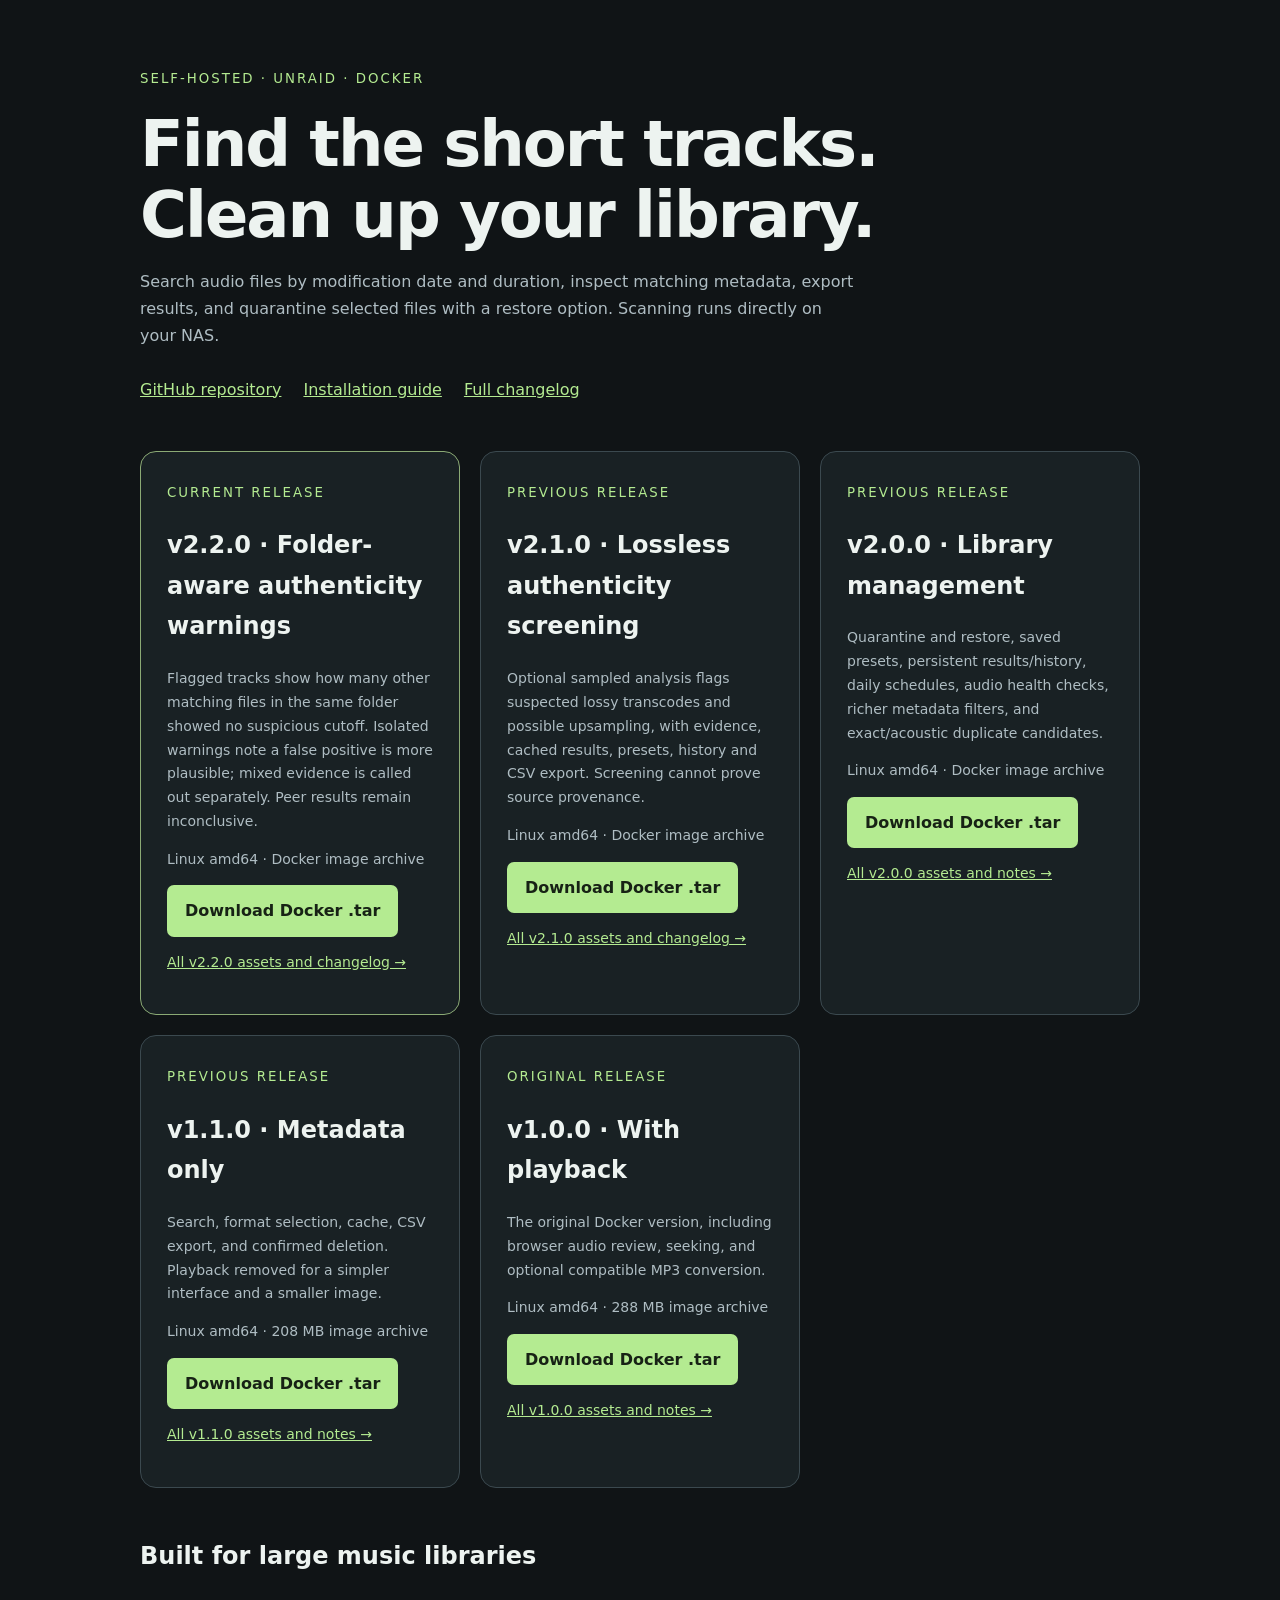
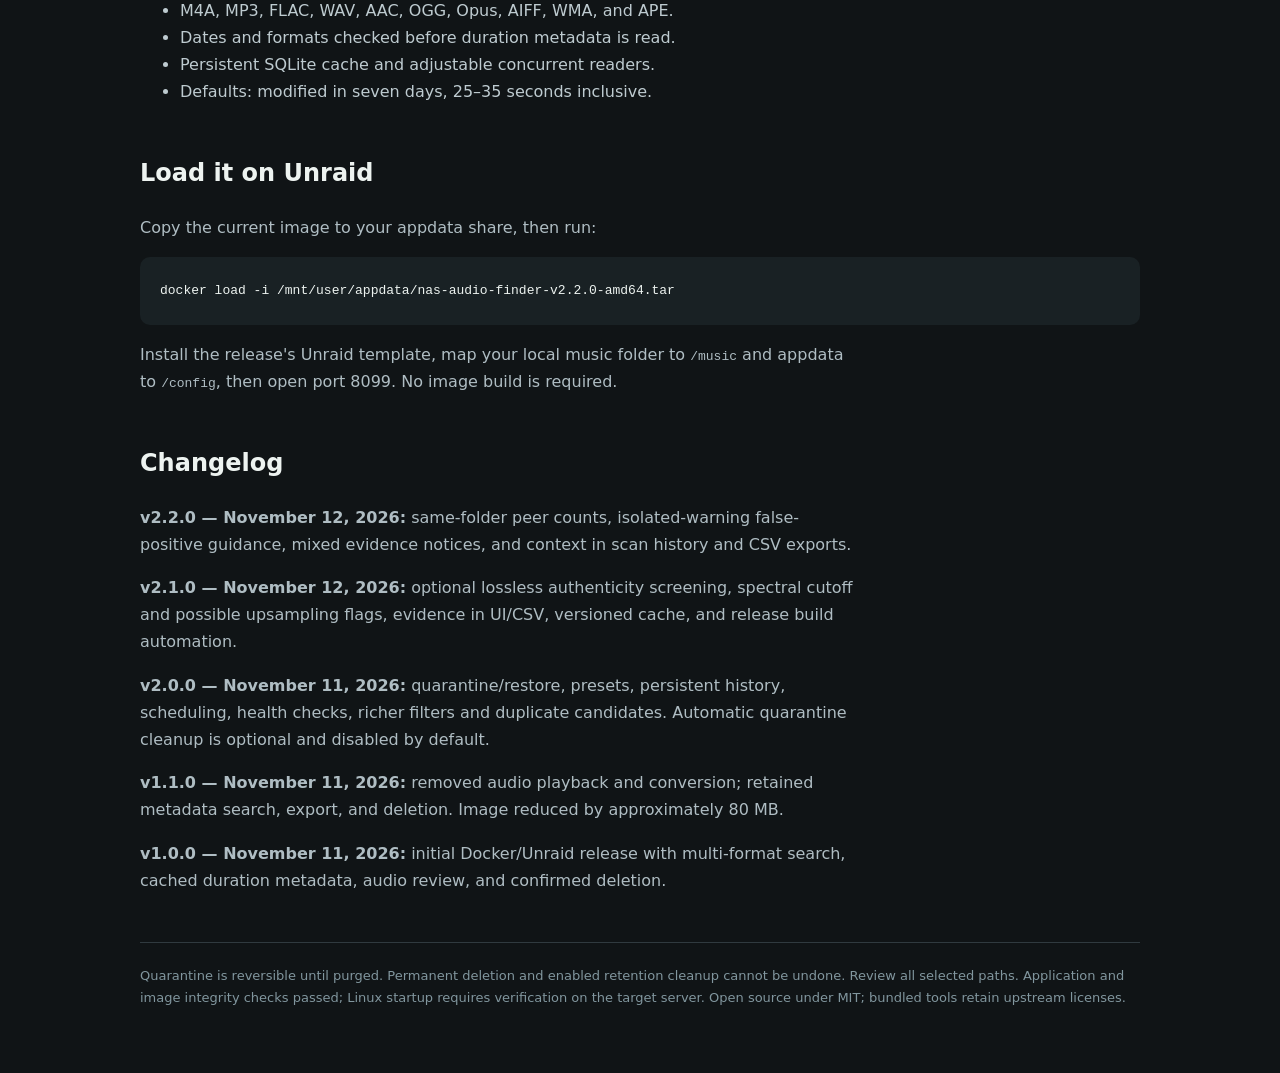
<file: docs/index.html>
<!doctype html><html lang="en"><head><meta charset="utf-8"><meta name="viewport" content="width=device-width,initial-scale=1"><title>Matt's Audio Scout · Unraid metadata search</title><style>
:root{color-scheme:dark}body{margin:0;background:#101416;color:#edf3f0;font:16px/1.7 system-ui,sans-serif}main{max-width:1000px;margin:auto;padding:64px 24px}small{letter-spacing:2px;color:#b4eb91}h1{font-size:clamp(36px,7vw,64px);line-height:1.1;letter-spacing:-2px;margin:18px 0}h2{font-size:24px}p{color:#afbdc3;max-width:720px}a{color:#b4eb91}nav{display:flex;gap:22px;margin:26px 0 48px}.cards{display:grid;grid-template-columns:repeat(auto-fit,minmax(270px,1fr));gap:20px}article{border:1px solid #3b494f;border-radius:16px;padding:26px;background:#192124}article:first-child{border-color:#8baa75}article p{font-size:14px}.button{display:inline-block;background:#b4eb91;color:#172215;padding:12px 18px;border-radius:7px;text-decoration:none;font-weight:600}code{font-size:13px;overflow-wrap:anywhere}pre{background:#192124;padding:20px;border-radius:10px;overflow:auto}section{margin:48px 0}li{color:#becbd0}footer{border-top:1px solid #303a3f;padding-top:22px;color:#81969e;font-size:13px}</style></head><body><main><small>SELF-HOSTED · UNRAID · DOCKER</small><h1>Find the short tracks.<br>Clean up your library.</h1><p>Search audio files by modification date and duration, inspect matching metadata, export results, and quarantine selected files with a restore option. Scanning runs directly on your NAS.</p><nav><a href="https://github.com/matthewaasi/nas-audio-finder">GitHub repository</a><a href="https://github.com/matthewaasi/nas-audio-finder#install-on-unraid-using-docker-load">Installation guide</a><a href="https://github.com/matthewaasi/nas-audio-finder/blob/main/CHANGELOG.md">Full changelog</a></nav>
<div class="cards"><article><small>CURRENT RELEASE</small><h2>v2.2.0 · Folder-aware authenticity warnings</h2><p>Flagged tracks show how many other matching files in the same folder showed no suspicious cutoff. Isolated warnings note a false positive is more plausible; mixed evidence is called out separately. Peer results remain inconclusive.</p><p>Linux amd64 · Docker image archive</p><a class="button" href="https://github.com/matthewaasi/nas-audio-finder/releases/download/v2.2.0/nas-audio-finder-v2.2.0-amd64.tar">Download Docker .tar</a><p><a href="https://github.com/matthewaasi/nas-audio-finder/releases/tag/v2.2.0">All v2.2.0 assets and changelog →</a></p></article><article><small>PREVIOUS RELEASE</small><h2>v2.1.0 · Lossless authenticity screening</h2><p>Optional sampled analysis flags suspected lossy transcodes and possible upsampling, with evidence, cached results, presets, history and CSV export. Screening cannot prove source provenance.</p><p>Linux amd64 · Docker image archive</p><a class="button" href="https://github.com/matthewaasi/nas-audio-finder/releases/download/v2.1.0/nas-audio-finder-v2.1.0-amd64.tar">Download Docker .tar</a><p><a href="https://github.com/matthewaasi/nas-audio-finder/releases/tag/v2.1.0">All v2.1.0 assets and changelog →</a></p></article><article><small>PREVIOUS RELEASE</small><h2>v2.0.0 · Library management</h2><p>Quarantine and restore, saved presets, persistent results/history, daily schedules, audio health checks, richer metadata filters, and exact/acoustic duplicate candidates.</p><p>Linux amd64 · Docker image archive</p><a class="button" href="https://github.com/matthewaasi/nas-audio-finder/releases/download/v2.0.0/nas-audio-finder-v2.0.0-amd64.tar">Download Docker .tar</a><p><a href="https://github.com/matthewaasi/nas-audio-finder/releases/tag/v2.0.0">All v2.0.0 assets and notes →</a></p></article><article><small>PREVIOUS RELEASE</small><h2>v1.1.0 · Metadata only</h2><p>Search, format selection, cache, CSV export, and confirmed deletion. Playback removed for a simpler interface and a smaller image.</p><p>Linux amd64 · 208 MB image archive</p><a class="button" href="https://github.com/matthewaasi/nas-audio-finder/releases/download/v1.1.0/nas-audio-finder-no-playback-amd64.tar">Download Docker .tar</a><p><a href="https://github.com/matthewaasi/nas-audio-finder/releases/tag/v1.1.0">All v1.1.0 assets and notes →</a></p></article>
<article><small>ORIGINAL RELEASE</small><h2>v1.0.0 · With playback</h2><p>The original Docker version, including browser audio review, seeking, and optional compatible MP3 conversion.</p><p>Linux amd64 · 288 MB image archive</p><a class="button" href="https://github.com/matthewaasi/nas-audio-finder/releases/download/v1.0.0/nas-audio-finder-unraid-amd64.tar">Download Docker .tar</a><p><a href="https://github.com/matthewaasi/nas-audio-finder/releases/tag/v1.0.0">All v1.0.0 assets and notes →</a></p></article></div>
<section><h2>Built for large music libraries</h2><ul><li>M4A, MP3, FLAC, WAV, AAC, OGG, Opus, AIFF, WMA, and APE.</li><li>Dates and formats checked before duration metadata is read.</li><li>Persistent SQLite cache and adjustable concurrent readers.</li><li>Defaults: modified in seven days, 25–35 seconds inclusive.</li></ul></section>
<section><h2>Load it on Unraid</h2><p>Copy the current image to your appdata share, then run:</p><pre><code>docker load -i /mnt/user/appdata/nas-audio-finder-v2.2.0-amd64.tar</code></pre><p>Install the release's Unraid template, map your local music folder to <code>/music</code> and appdata to <code>/config</code>, then open port 8099. No image build is required.</p></section>
<section><h2>Changelog</h2><p><strong>v2.2.0 — November 12, 2026:</strong> same-folder peer counts, isolated-warning false-positive guidance, mixed evidence notices, and context in scan history and CSV exports.</p><p><strong>v2.1.0 — November 12, 2026:</strong> optional lossless authenticity screening, spectral cutoff and possible upsampling flags, evidence in UI/CSV, versioned cache, and release build automation.</p><p><strong>v2.0.0 — November 11, 2026:</strong> quarantine/restore, presets, persistent history, scheduling, health checks, richer filters and duplicate candidates. Automatic quarantine cleanup is optional and disabled by default.</p><p><strong>v1.1.0 — November 11, 2026:</strong> removed audio playback and conversion; retained metadata search, export, and deletion. Image reduced by approximately 80 MB.</p><p><strong>v1.0.0 — November 11, 2026:</strong> initial Docker/Unraid release with multi-format search, cached duration metadata, audio review, and confirmed deletion.</p></section>
<footer>Quarantine is reversible until purged. Permanent deletion and enabled retention cleanup cannot be undone. Review all selected paths. Application and image integrity checks passed; Linux startup requires verification on the target server. Open source under MIT; bundled tools retain upstream licenses.</footer></main></body></html>
</file>
